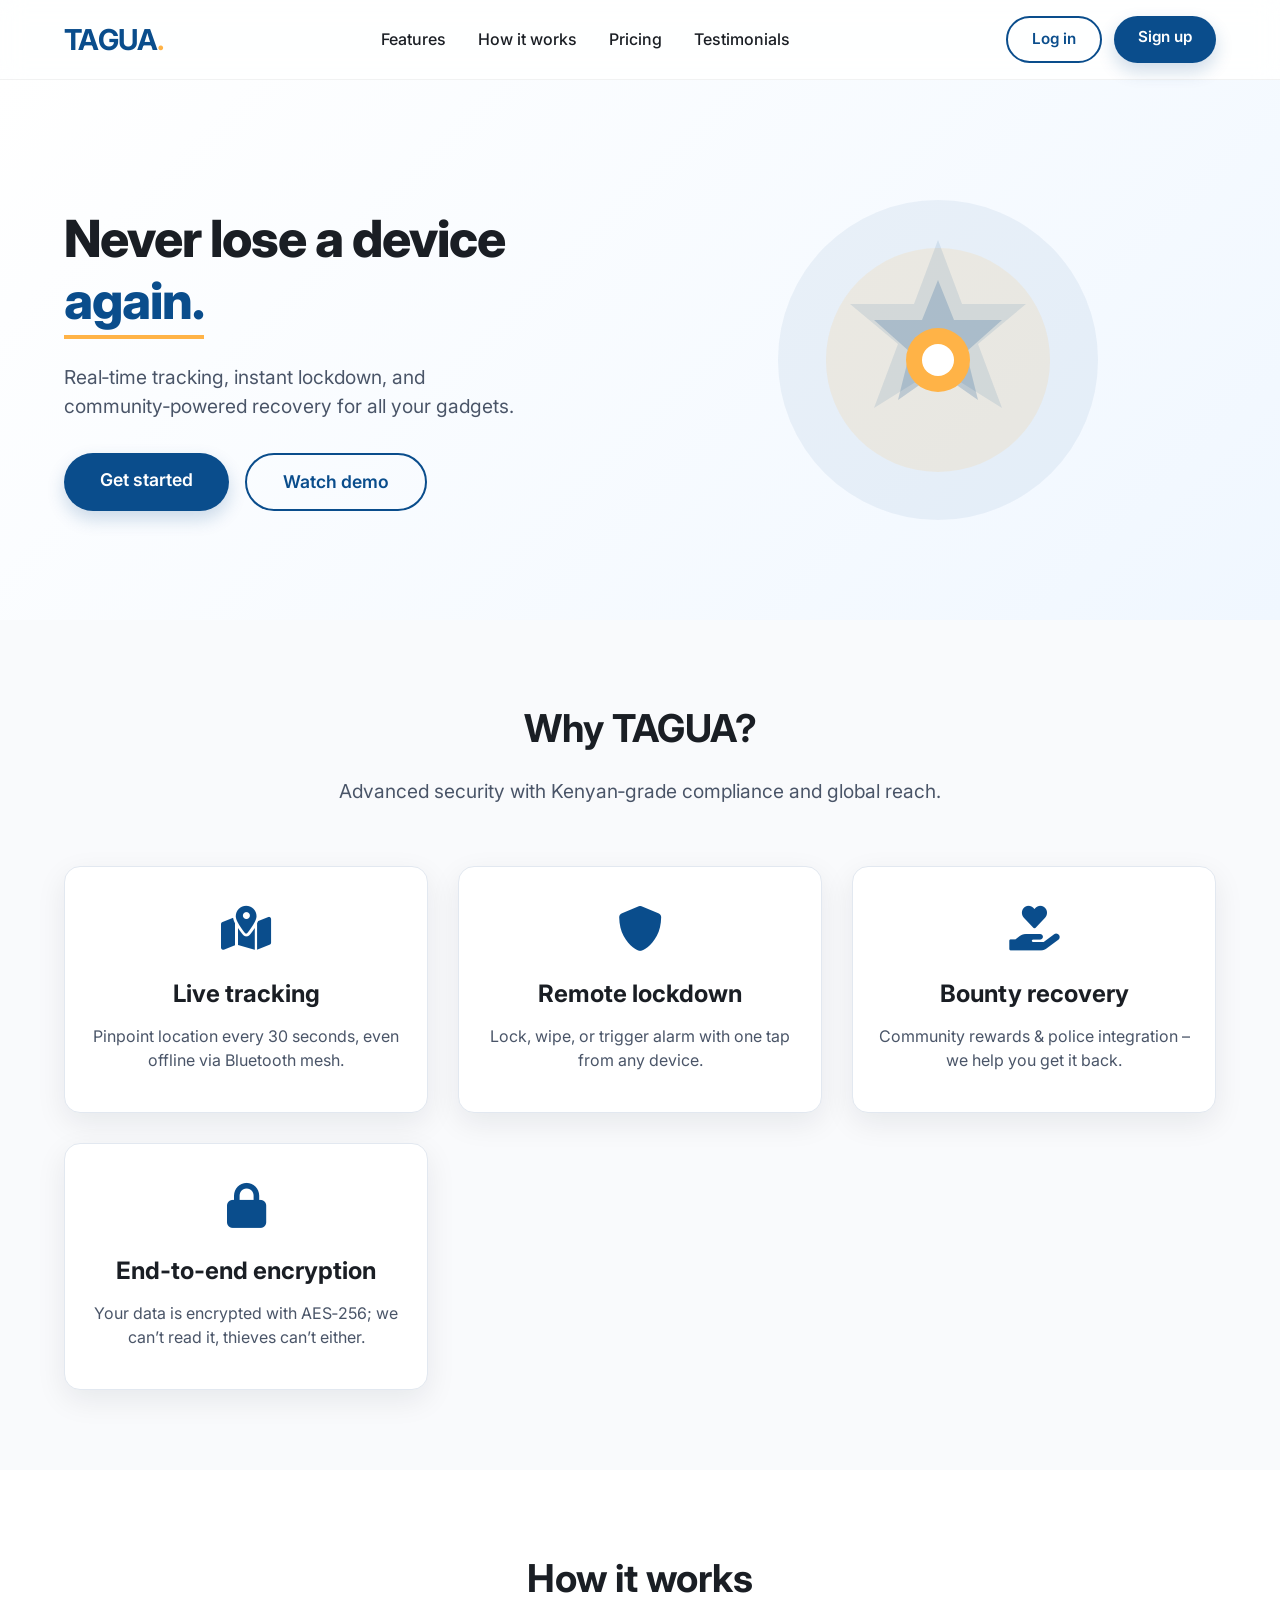
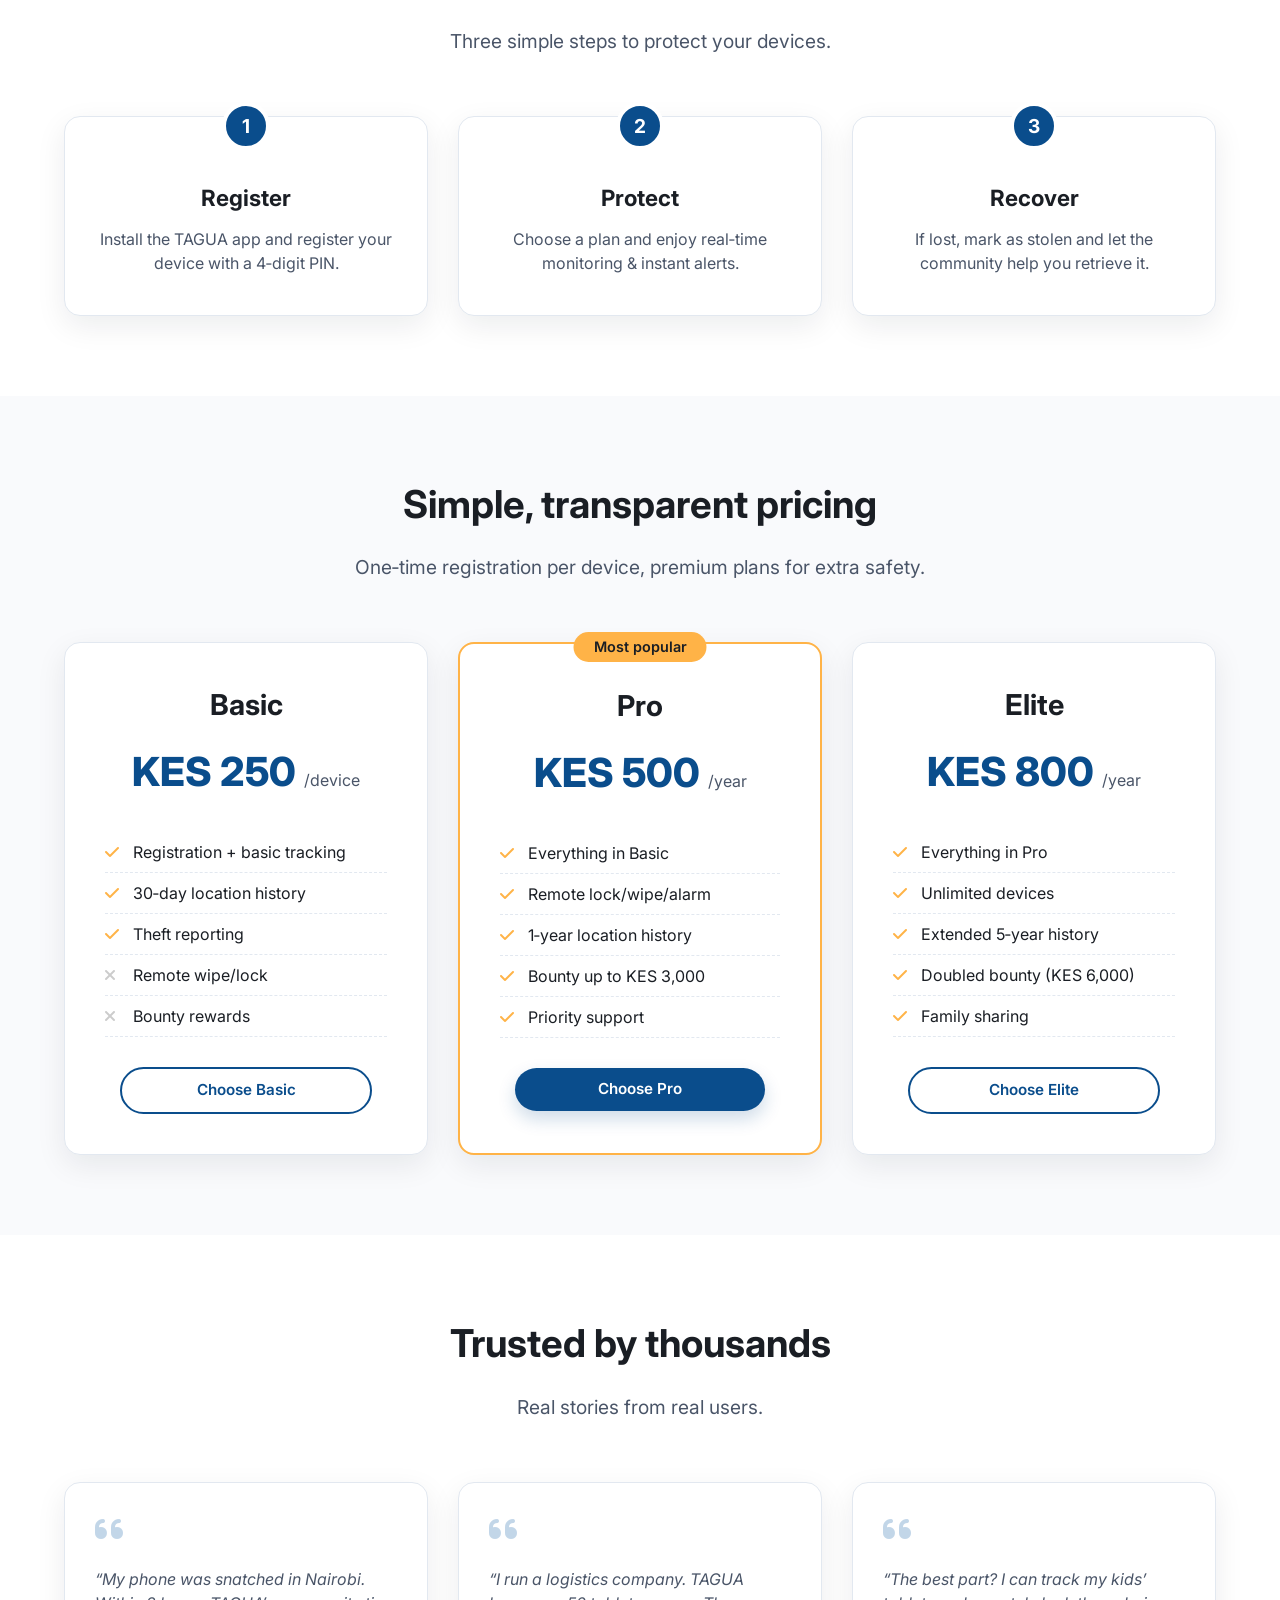
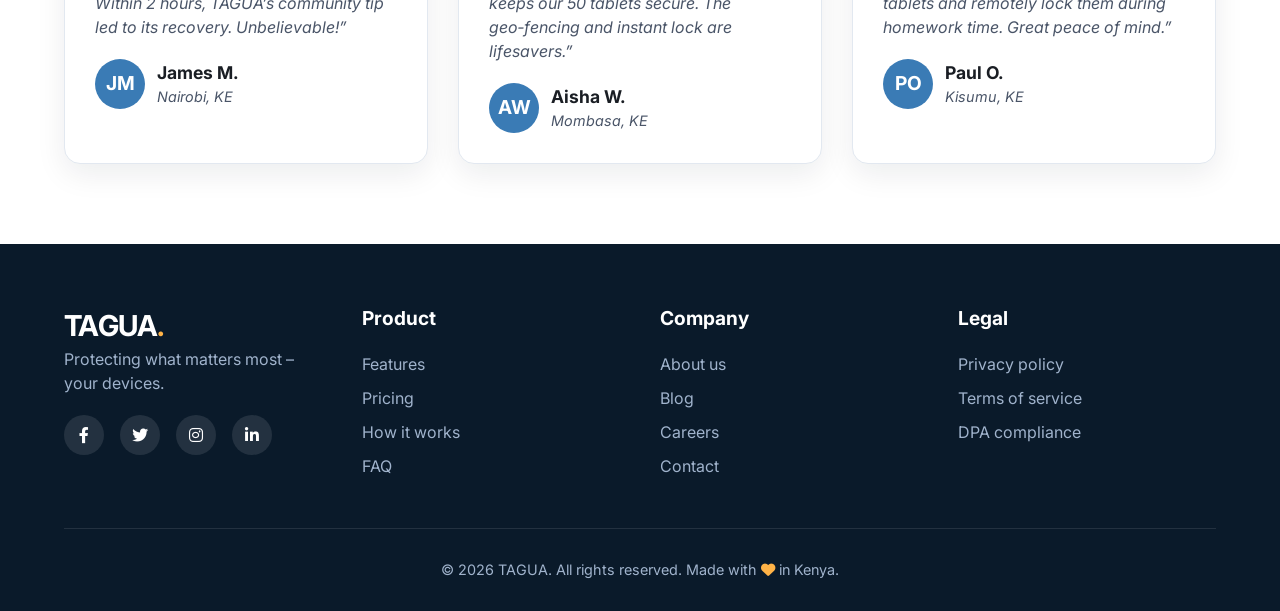
<file: index.html>
<!DOCTYPE html>
<html lang="en">
<head>
    <meta charset="UTF-8">
    <meta name="viewport" content="width=device-width, initial-scale=1.0">
    <title>TAGUA — Device Tracking & Recovery</title>
    <link rel="preconnect" href="https://fonts.googleapis.com">
    <link rel="preconnect" href="https://fonts.gstatic.com" crossorigin>
    <link href="https://fonts.googleapis.com/css2?family=Inter:opsz,wght@14..32,300..700&display=swap" rel="stylesheet">
    <link rel="stylesheet" href="https://cdnjs.cloudflare.com/ajax/libs/font-awesome/6.0.0-beta3/css/all.min.css">
    <link rel="stylesheet" href="css/style.css">
</head>
<body>
    <header>
        <nav class="navbar">
            <div class="container nav-container">
                <a href="index.html" class="logo">TAGUA<span>.</span></a>
                <div class="menu-toggle" id="menu-toggle"><i class="fas fa-bars"></i></div>
                <div class="nav-links" id="nav-links">
                    <a href="#features">Features</a>
                    <a href="#how">How it works</a>
                    <a href="#pricing">Pricing</a>
                    <a href="#testimonials">Testimonials</a>
                </div>
                <div class="nav-cta" id="nav-cta">
                    <a href="#" data-action="login" class="btn btn-outline">Log in</a>
                    <a href="#" data-action="get-started" class="btn btn-primary">Sign up</a>
                </div>
            </div>
        </nav>
    </header>

    <main>
        <!-- Hero Section -->
        <section class="hero">
            <div class="container hero-grid">
                <div class="hero-content fade-up">
                    <h1>Never lose a device <span>again.</span></h1>
                    <p>Real‑time tracking, instant lockdown, and community‑powered recovery for all your gadgets.</p>
                    <div class="hero-cta">
                        <a href="#" data-action="get-started" class="btn btn-primary btn-large">Get started</a>
                        <a href="#" class="btn btn-outline btn-large">Watch demo</a>
                    </div>
                </div>
                <div class="hero-image fade-up" style="animation-delay: 0.2s;"></div>
            </div>
        </section>

        <!-- Features Section -->
        <section id="features" class="section">
            <div class="container">
                <h2 class="section-title fade-up">Why TAGUA?</h2>
                <p class="section-subtitle fade-up">Advanced security with Kenyan‑grade compliance and global reach.</p>
                <div class="features-grid">
                    <div class="feature-card fade-up">
                        <i class="fas fa-map-marked-alt feature-icon"></i>
                        <h3>Live tracking</h3>
                        <p>Pinpoint location every 30 seconds, even offline via Bluetooth mesh.</p>
                    </div>
                    <div class="feature-card fade-up" style="animation-delay: 0.1s;">
                        <i class="fas fa-shield-alt feature-icon"></i>
                        <h3>Remote lockdown</h3>
                        <p>Lock, wipe, or trigger alarm with one tap from any device.</p>
                    </div>
                    <div class="feature-card fade-up" style="animation-delay: 0.2s;">
                        <i class="fas fa-hand-holding-heart feature-icon"></i>
                        <h3>Bounty recovery</h3>
                        <p>Community rewards & police integration – we help you get it back.</p>
                    </div>
                    <div class="feature-card fade-up" style="animation-delay: 0.3s;">
                        <i class="fas fa-lock feature-icon"></i>
                        <h3>End‑to‑end encryption</h3>
                        <p>Your data is encrypted with AES‑256; we can’t read it, thieves can’t either.</p>
                    </div>
                </div>
            </div>
        </section>

        <!-- How It Works -->
        <section id="how" class="section" style="background: var(--bg-white);">
            <div class="container">
                <h2 class="section-title fade-up">How it works</h2>
                <p class="section-subtitle fade-up">Three simple steps to protect your devices.</p>
                <div class="steps">
                    <div class="step-item fade-up">
                        <h3>Register</h3>
                        <p>Install the TAGUA app and register your device with a 4‑digit PIN.</p>
                    </div>
                    <div class="step-item fade-up" style="animation-delay: 0.1s;">
                        <h3>Protect</h3>
                        <p>Choose a plan and enjoy real‑time monitoring & instant alerts.</p>
                    </div>
                    <div class="step-item fade-up" style="animation-delay: 0.2s;">
                        <h3>Recover</h3>
                        <p>If lost, mark as stolen and let the community help you retrieve it.</p>
                    </div>
                </div>
            </div>
        </section>

        <!-- Pricing -->
        <section id="pricing" class="section">
            <div class="container">
                <h2 class="section-title fade-up">Simple, transparent pricing</h2>
                <p class="section-subtitle fade-up">One‑time registration per device, premium plans for extra safety.</p>
                <div class="pricing-grid">
                    <div class="pricing-card fade-up">
                        <h3>Basic</h3>
                        <div class="price">KES 250 <small>/device</small></div>
                        <ul class="pricing-features">
                            <li><i class="fas fa-check"></i> Registration + basic tracking</li>
                            <li><i class="fas fa-check"></i> 30‑day location history</li>
                            <li><i class="fas fa-check"></i> Theft reporting</li>
                            <li><i class="fas fa-times" style="color:#ccc;"></i> Remote wipe/lock</li>
                            <li><i class="fas fa-times" style="color:#ccc;"></i> Bounty rewards</li>
                        </ul>
                        <a href="#" data-action="get-started" class="btn btn-outline">Choose Basic</a>
                    </div>
                    <div class="pricing-card popular fade-up" style="animation-delay: 0.1s;">
                        <span class="popular-tag">Most popular</span>
                        <h3>Pro</h3>
                        <div class="price">KES 500 <small>/year</small></div>
                        <ul class="pricing-features">
                            <li><i class="fas fa-check"></i> Everything in Basic</li>
                            <li><i class="fas fa-check"></i> Remote lock/wipe/alarm</li>
                            <li><i class="fas fa-check"></i> 1‑year location history</li>
                            <li><i class="fas fa-check"></i> Bounty up to KES 3,000</li>
                            <li><i class="fas fa-check"></i> Priority support</li>
                        </ul>
                        <a href="#" data-action="get-started" class="btn btn-primary">Choose Pro</a>
                    </div>
                    <div class="pricing-card fade-up" style="animation-delay: 0.2s;">
                        <h3>Elite</h3>
                        <div class="price">KES 800 <small>/year</small></div>
                        <ul class="pricing-features">
                            <li><i class="fas fa-check"></i> Everything in Pro</li>
                            <li><i class="fas fa-check"></i> Unlimited devices</li>
                            <li><i class="fas fa-check"></i> Extended 5‑year history</li>
                            <li><i class="fas fa-check"></i> Doubled bounty (KES 6,000)</li>
                            <li><i class="fas fa-check"></i> Family sharing</li>
                        </ul>
                        <a href="#" data-action="get-started" class="btn btn-outline">Choose Elite</a>
                    </div>
                </div>
            </div>
        </section>

        <!-- Testimonials -->
        <section id="testimonials" class="section" style="background: var(--bg-white);">
            <div class="container">
                <h2 class="section-title fade-up">Trusted by thousands</h2>
                <p class="section-subtitle fade-up">Real stories from real users.</p>
                <div class="testimonials-grid">
                    <div class="testimonial fade-up">
                        <i class="fas fa-quote-left" style="color: var(--primary-light); opacity:0.3; font-size:2rem;"></i>
                        <p>“My phone was snatched in Nairobi. Within 2 hours, TAGUA’s community tip led to its recovery. Unbelievable!”</p>
                        <div class="testimonial-author">
                            <div class="author-img">JM</div>
                            <div class="author-info">
                                <h4>James M.</h4>
                                <p>Nairobi, KE</p>
                            </div>
                        </div>
                    </div>
                    <div class="testimonial fade-up" style="animation-delay: 0.1s;">
                        <i class="fas fa-quote-left" style="color: var(--primary-light); opacity:0.3; font-size:2rem;"></i>
                        <p>“I run a logistics company. TAGUA keeps our 50 tablets secure. The geo‑fencing and instant lock are lifesavers.”</p>
                        <div class="testimonial-author">
                            <div class="author-img">AW</div>
                            <div class="author-info">
                                <h4>Aisha W.</h4>
                                <p>Mombasa, KE</p>
                            </div>
                        </div>
                    </div>
                    <div class="testimonial fade-up" style="animation-delay: 0.2s;">
                        <i class="fas fa-quote-left" style="color: var(--primary-light); opacity:0.3; font-size:2rem;"></i>
                        <p>“The best part? I can track my kids’ tablets and remotely lock them during homework time. Great peace of mind.”</p>
                        <div class="testimonial-author">
                            <div class="author-img">PO</div>
                            <div class="author-info">
                                <h4>Paul O.</h4>
                                <p>Kisumu, KE</p>
                            </div>
                        </div>
                    </div>
                </div>
            </div>
        </section>
    </main>

    <!-- Footer -->
    <footer>
        <div class="container">
            <div class="footer-grid">
                <div class="footer-col">
                    <a href="index.html" class="logo">TAGUA<span style="color: var(--secondary);">.</span></a>
                    <p>Protecting what matters most – your devices.</p>
                    <div class="social-icons">
                        <a href="#"><i class="fab fa-facebook-f"></i></a>
                        <a href="#"><i class="fab fa-twitter"></i></a>
                        <a href="#"><i class="fab fa-instagram"></i></a>
                        <a href="#"><i class="fab fa-linkedin-in"></i></a>
                    </div>
                </div>
                <div class="footer-col">
                    <h4>Product</h4>
                    <ul>
                        <li><a href="#features">Features</a></li>
                        <li><a href="#pricing">Pricing</a></li>
                        <li><a href="#how">How it works</a></li>
                        <li><a href="#">FAQ</a></li>
                    </ul>
                </div>
                <div class="footer-col">
                    <h4>Company</h4>
                    <ul>
                        <li><a href="#">About us</a></li>
                        <li><a href="#">Blog</a></li>
                        <li><a href="#">Careers</a></li>
                        <li><a href="#">Contact</a></li>
                    </ul>
                </div>
                <div class="footer-col">
                    <h4>Legal</h4>
                    <ul>
                        <li><a href="#">Privacy policy</a></li>
                        <li><a href="#">Terms of service</a></li>
                        <li><a href="#">DPA compliance</a></li>
                    </ul>
                </div>
            </div>
            <div class="copyright">
                &copy; 2026 TAGUA. All rights reserved. Made with <i class="fas fa-heart" style="color: var(--secondary);"></i> in Kenya.
            </div>
        </div>
    </footer>

    <script src="js/script.js"></script>
</body>
</html>
</file>
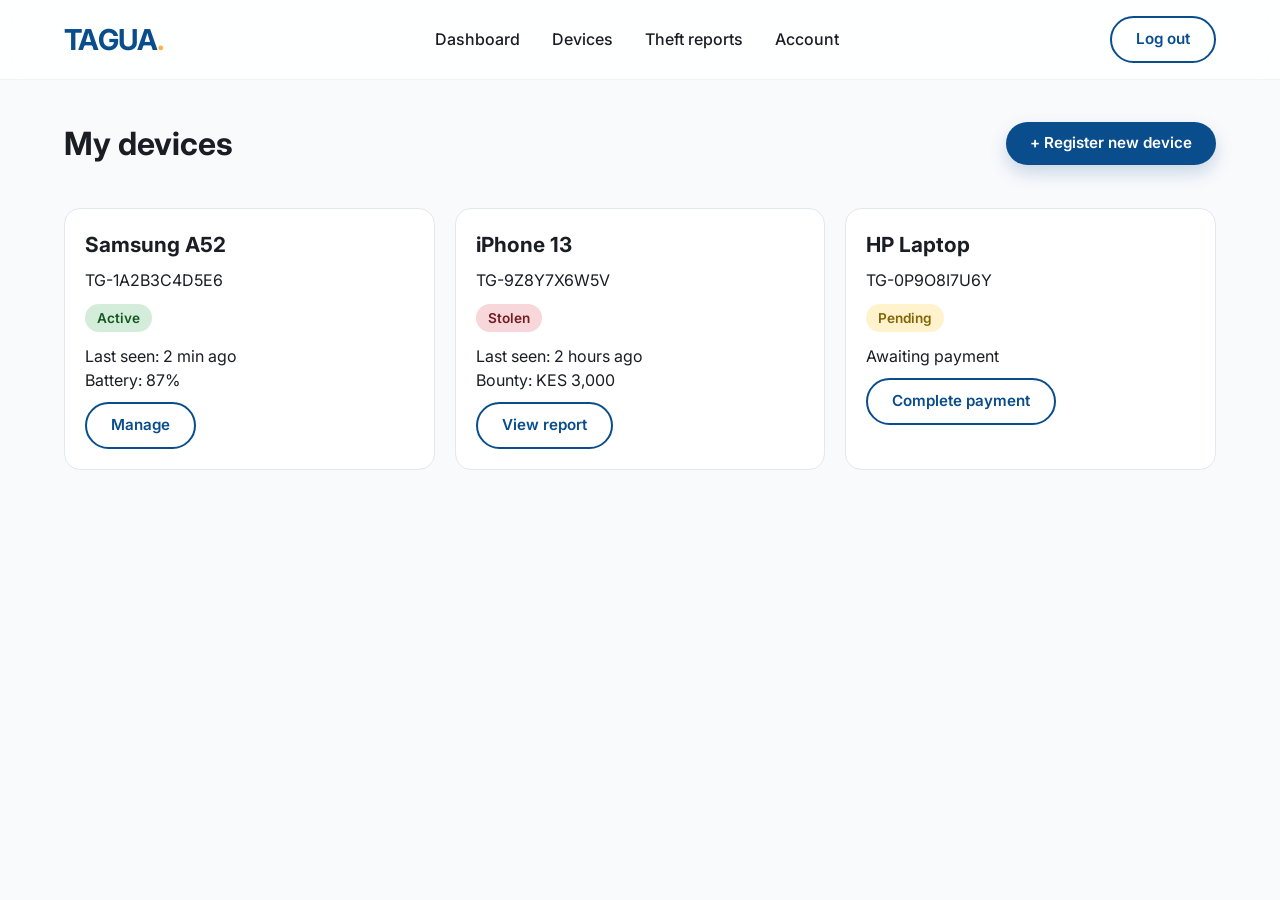
<file: dashboard.html>
<!DOCTYPE html>
<html lang="en">
<head>
    <meta charset="UTF-8">
    <meta name="viewport" content="width=device-width, initial-scale=1.0">
    <title>TAGUA – Dashboard</title>
    <link rel="preconnect" href="https://fonts.googleapis.com">
    <link rel="preconnect" href="https://fonts.gstatic.com" crossorigin>
    <link href="https://fonts.googleapis.com/css2?family=Inter:opsz,wght@14..32,300..700&display=swap" rel="stylesheet">
    <link rel="stylesheet" href="https://cdnjs.cloudflare.com/ajax/libs/font-awesome/6.0.0-beta3/css/all.min.css">
    <link rel="stylesheet" href="css/style.css">
</head>
<body>
    <header>
        <nav class="navbar">
            <div class="container nav-container">
                <a href="index.html" class="logo">TAGUA<span>.</span></a>
                <div class="menu-toggle" id="menu-toggle"><i class="fas fa-bars"></i></div>
                <div class="nav-links" id="nav-links">
                    <a href="#">Dashboard</a>
                    <a href="#">Devices</a>
                    <a href="#">Theft reports</a>
                    <a href="#">Account</a>
                </div>
                <div class="nav-cta" id="nav-cta">
                    <a href="#" id="logoutBtn" class="btn btn-outline">Log out</a>
                </div>
            </div>
        </nav>
    </header>

    <main>
        <div class="container" style="margin-top: 40px;">
            <div class="dashboard-header">
                <h1>My devices</h1>
                <a href="#" class="btn btn-primary">+ Register new device</a>
            </div>
            <div class="device-grid">
                <div class="device-card">
                    <h3>Samsung A52</h3>
                    <p>TG-1A2B3C4D5E6</p>
                    <span class="device-status status-active">Active</span>
                    <p>Last seen: 2 min ago</p>
                    <p>Battery: 87%</p>
                    <a href="#" class="btn btn-outline" style="margin-top:10px;">Manage</a>
                </div>
                <div class="device-card">
                    <h3>iPhone 13</h3>
                    <p>TG-9Z8Y7X6W5V</p>
                    <span class="device-status status-stolen">Stolen</span>
                    <p>Last seen: 2 hours ago</p>
                    <p>Bounty: KES 3,000</p>
                    <a href="#" class="btn btn-outline" style="margin-top:10px;">View report</a>
                </div>
                <div class="device-card">
                    <h3>HP Laptop</h3>
                    <p>TG-0P9O8I7U6Y</p>
                    <span class="device-status status-pending">Pending</span>
                    <p>Awaiting payment</p>
                    <a href="#" class="btn btn-outline" style="margin-top:10px;">Complete payment</a>
                </div>
            </div>
        </div>
    </main>

    <script src="js/script.js"></script>
</body>
</html>
</file>
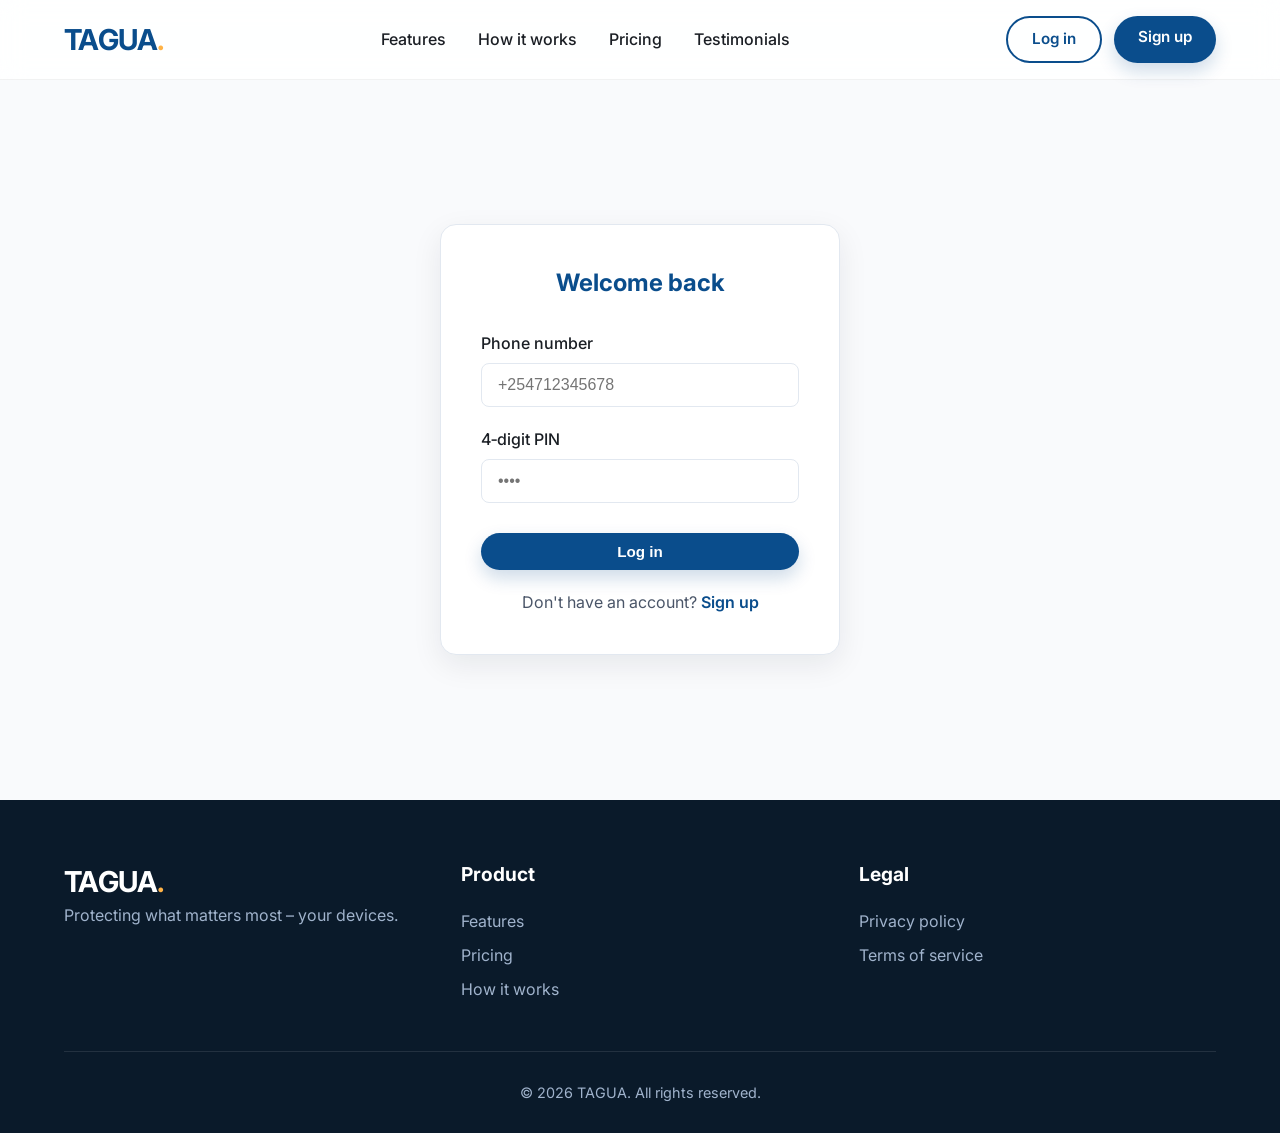
<file: login.html>
<!DOCTYPE html>
<html lang="en">
<head>
    <meta charset="UTF-8">
    <meta name="viewport" content="width=device-width, initial-scale=1.0">
    <title>TAGUA – Log in</title>
    <link rel="preconnect" href="https://fonts.googleapis.com">
    <link rel="preconnect" href="https://fonts.gstatic.com" crossorigin>
    <link href="https://fonts.googleapis.com/css2?family=Inter:opsz,wght@14..32,300..700&display=swap" rel="stylesheet">
    <link rel="stylesheet" href="https://cdnjs.cloudflare.com/ajax/libs/font-awesome/6.0.0-beta3/css/all.min.css">
    <link rel="stylesheet" href="css/style.css">
</head>
<body>
    <header>
        <nav class="navbar">
            <div class="container nav-container">
                <a href="index.html" class="logo">TAGUA<span>.</span></a>
                <div class="menu-toggle" id="menu-toggle"><i class="fas fa-bars"></i></div>
                <div class="nav-links" id="nav-links">
                    <a href="index.html#features">Features</a>
                    <a href="index.html#how">How it works</a>
                    <a href="index.html#pricing">Pricing</a>
                    <a href="index.html#testimonials">Testimonials</a>
                </div>
                <div class="nav-cta" id="nav-cta">
                    <a href="login.html" class="btn btn-outline">Log in</a>
                    <a href="signup.html" class="btn btn-primary">Sign up</a>
                </div>
            </div>
        </nav>
    </header>

    <main>
        <div class="auth-container">
            <div class="auth-card">
                <h2>Welcome back</h2>
                <form id="loginForm">
                    <div class="form-group">
                        <label for="phone">Phone number</label>
                        <input type="tel" id="phone" name="phone" placeholder="+254712345678" required>
                    </div>
                    <div class="form-group">
                        <label for="pin">4‑digit PIN</label>
                        <input type="password" id="pin" name="pin" placeholder="••••" maxlength="4" pattern="\d{4}" required>
                    </div>
                    <button type="submit" class="btn btn-primary">Log in</button>
                </form>
                <p class="auth-footer">
                    Don't have an account? <a href="signup.html">Sign up</a>
                </p>
            </div>
        </div>
    </main>

    <footer>
        <div class="container">
            <div class="footer-grid">
                <div class="footer-col">
                    <a href="index.html" class="logo">TAGUA<span style="color: var(--secondary);">.</span></a>
                    <p>Protecting what matters most – your devices.</p>
                </div>
                <div class="footer-col">
                    <h4>Product</h4>
                    <ul>
                        <li><a href="index.html#features">Features</a></li>
                        <li><a href="index.html#pricing">Pricing</a></li>
                        <li><a href="index.html#how">How it works</a></li>
                    </ul>
                </div>
                <div class="footer-col">
                    <h4>Legal</h4>
                    <ul>
                        <li><a href="#">Privacy policy</a></li>
                        <li><a href="#">Terms of service</a></li>
                    </ul>
                </div>
            </div>
            <div class="copyright">
                &copy; 2026 TAGUA. All rights reserved.
            </div>
        </div>
    </footer>

    <script src="js/script.js"></script>
</body>
</html>
</file>
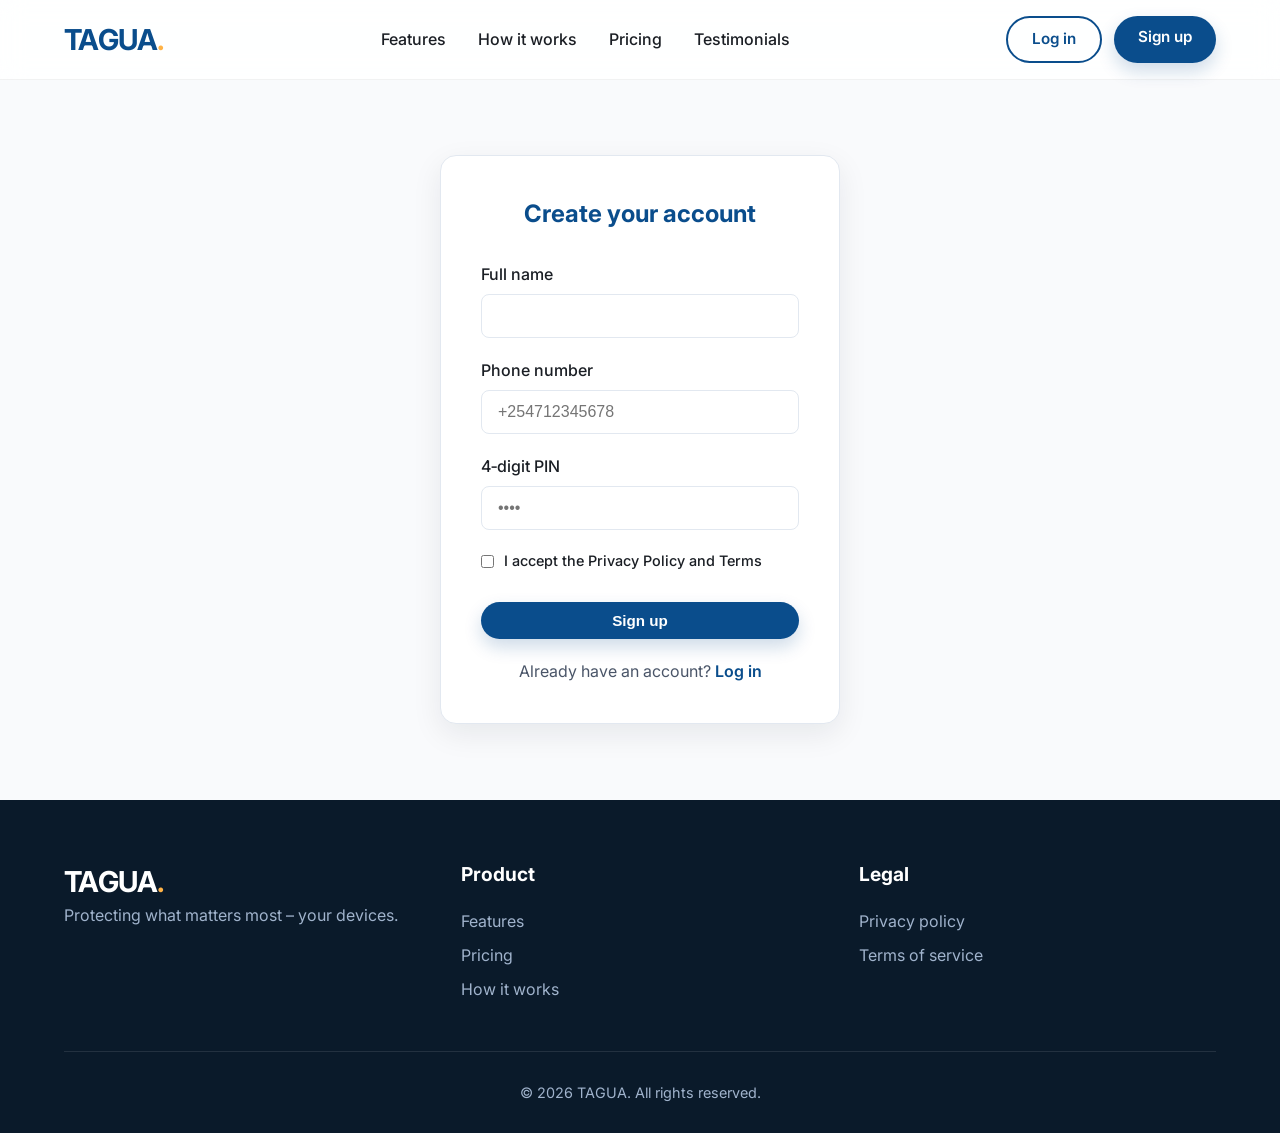
<file: signup.html>
<!DOCTYPE html>
<html lang="en">
<head>
    <meta charset="UTF-8">
    <meta name="viewport" content="width=device-width, initial-scale=1.0">
    <title>TAGUA – Sign up</title>
    <link rel="preconnect" href="https://fonts.googleapis.com">
    <link rel="preconnect" href="https://fonts.gstatic.com" crossorigin>
    <link href="https://fonts.googleapis.com/css2?family=Inter:opsz,wght@14..32,300..700&display=swap" rel="stylesheet">
    <link rel="stylesheet" href="https://cdnjs.cloudflare.com/ajax/libs/font-awesome/6.0.0-beta3/css/all.min.css">
    <link rel="stylesheet" href="css/style.css">
</head>
<body>
    <header>
        <nav class="navbar">
            <div class="container nav-container">
                <a href="index.html" class="logo">TAGUA<span>.</span></a>
                <div class="menu-toggle" id="menu-toggle"><i class="fas fa-bars"></i></div>
                <div class="nav-links" id="nav-links">
                    <a href="index.html#features">Features</a>
                    <a href="index.html#how">How it works</a>
                    <a href="index.html#pricing">Pricing</a>
                    <a href="index.html#testimonials">Testimonials</a>
                </div>
                <div class="nav-cta" id="nav-cta">
                    <a href="login.html" class="btn btn-outline">Log in</a>
                    <a href="signup.html" class="btn btn-primary">Sign up</a>
                </div>
            </div>
        </nav>
    </header>

    <main>
        <div class="auth-container">
            <div class="auth-card">
                <h2>Create your account</h2>
                <form id="signupForm">
                    <div class="form-group">
                        <label for="fullName">Full name</label>
                        <input type="text" id="fullName" name="fullName" required>
                    </div>
                    <div class="form-group">
                        <label for="phone">Phone number</label>
                        <input type="tel" id="phone" name="phone" placeholder="+254712345678" required>
                    </div>
                    <div class="form-group">
                        <label for="pin">4‑digit PIN</label>
                        <input type="password" id="pin" name="pin" placeholder="••••" maxlength="4" pattern="\d{4}" required>
                    </div>
                    <div class="form-group" style="display: flex; align-items: center; gap: 10px;">
                        <input type="checkbox" id="consent" name="consent" required style="width: auto;">
                        <label for="consent" style="margin:0; font-size:0.9rem;">I accept the <a href="#">Privacy Policy</a> and <a href="#">Terms</a></label>
                    </div>
                    <button type="submit" class="btn btn-primary">Sign up</button>
                </form>
                <p class="auth-footer">
                    Already have an account? <a href="login.html">Log in</a>
                </p>
            </div>
        </div>
    </main>

    <footer>
        <div class="container">
            <div class="footer-grid">
                <div class="footer-col">
                    <a href="index.html" class="logo">TAGUA<span style="color: var(--secondary);">.</span></a>
                    <p>Protecting what matters most – your devices.</p>
                </div>
                <div class="footer-col">
                    <h4>Product</h4>
                    <ul>
                        <li><a href="index.html#features">Features</a></li>
                        <li><a href="index.html#pricing">Pricing</a></li>
                        <li><a href="index.html#how">How it works</a></li>
                    </ul>
                </div>
                <div class="footer-col">
                    <h4>Legal</h4>
                    <ul>
                        <li><a href="#">Privacy policy</a></li>
                        <li><a href="#">Terms of service</a></li>
                    </ul>
                </div>
            </div>
            <div class="copyright">
                &copy; 2026 TAGUA. All rights reserved.
            </div>
        </div>
    </footer>

    <script src="js/script.js"></script>
</body>
</html>
</file>
<file: css/style.css>
/* ===== CSS Variables ===== */
:root {
    --primary: #0a4d8c;
    --primary-dark: #073b6b;
    --primary-light: #3a7bb5;
    --secondary: #ffb347;
    --text-dark: #1a1e24;
    --text-muted: #4a5568;
    --bg-light: #f9fafc;
    --bg-white: #ffffff;
    --border: #e2e8f0;
    --shadow: 0 10px 30px rgba(0, 20, 40, 0.08);
    --radius: 16px;
    --transition: all 0.3s ease;
}

/* ===== Reset & Base ===== */
* {
    margin: 0;
    padding: 0;
    box-sizing: border-box;
}

body {
    font-family: "Inter", sans-serif;
    color: var(--text-dark);
    background: var(--bg-light);
    line-height: 1.5;
    scroll-behavior: smooth;
}

a {
    text-decoration: none;
    color: inherit;
}

.container {
    max-width: 1200px;
    margin: 0 auto;
    padding: 0 24px;
}

/* ===== Buttons ===== */
.btn {
    padding: 10px 24px;
    border-radius: 40px;
    font-weight: 600;
    transition: var(--transition);
    cursor: pointer;
    border: none;
    font-size: 0.95rem;
    display: inline-block;
    text-align: center;
}
.btn-outline {
    background: transparent;
    border: 2px solid var(--primary);
    color: var(--primary);
}
.btn-outline:hover {
    background: var(--primary);
    color: white;
}
.btn-primary {
    background: var(--primary);
    color: white;
    box-shadow: 0 8px 18px rgba(10,77,140,0.2);
}
.btn-primary:hover {
    background: var(--primary-dark);
    transform: translateY(-2px);
    box-shadow: 0 12px 24px rgba(10,77,140,0.3);
}
.btn-large {
    padding: 14px 36px;
    font-size: 1.1rem;
}

/* ===== Navbar ===== */
.navbar {
    position: sticky;
    top: 0;
    background: rgba(255,255,255,0.85);
    backdrop-filter: blur(12px);
    -webkit-backdrop-filter: blur(12px);
    border-bottom: 1px solid rgba(0,0,0,0.05);
    z-index: 50;
    padding: 16px 0;
}
.nav-container {
    display: flex;
    align-items: center;
    justify-content: space-between;
}
.logo {
    font-weight: 700;
    font-size: 1.8rem;
    letter-spacing: -0.02em;
    color: var(--primary);
}
.logo span {
    color: var(--secondary);
}
.nav-links {
    display: flex;
    gap: 2rem;
    font-weight: 500;
}
.nav-links a {
    position: relative;
}
.nav-links a::after {
    content: '';
    position: absolute;
    bottom: -4px;
    left: 0;
    width: 0;
    height: 2px;
    background: var(--primary);
    transition: width 0.3s;
}
.nav-links a:hover::after {
    width: 100%;
}
.nav-cta {
    display: flex;
    gap: 12px;
}
.menu-toggle {
    display: none;
    font-size: 1.8rem;
    cursor: pointer;
    color: var(--primary);
}

/* ===== Hero ===== */
.hero {
    padding: 80px 0 60px;
    background: linear-gradient(135deg, #ffffff 0%, #f0f7ff 100%);
    overflow: hidden;
}
.hero-grid {
    display: grid;
    grid-template-columns: 1fr 1fr;
    gap: 40px;
    align-items: center;
}
.hero-content h1 {
    font-size: 3.2rem;
    font-weight: 800;
    line-height: 1.2;
    letter-spacing: -0.02em;
    margin-bottom: 24px;
}
.hero-content h1 span {
    color: var(--primary);
    border-bottom: 4px solid var(--secondary);
    display: inline-block;
    padding-bottom: 4px;
}
.hero-content p {
    font-size: 1.2rem;
    color: var(--text-muted);
    margin-bottom: 32px;
    max-width: 500px;
}
.hero-cta {
    display: flex;
    gap: 16px;
    flex-wrap: wrap;
}
.hero-image {
    background: url('data:image/svg+xml;utf8,<svg xmlns="http://www.w3.org/2000/svg" viewBox="0 0 500 500"><circle cx="250" cy="250" r="200" fill="%230a4d8c10"/><circle cx="250" cy="250" r="140" fill="%23ffb34720"/><path d="M250 100 L280 180 L360 180 L300 230 L330 310 L250 260 L170 310 L200 230 L140 180 L220 180 Z" fill="%230a4d8c" opacity="0.1"/><path d="M250 150 L270 200 L330 200 L285 240 L300 300 L250 265 L200 300 L215 240 L170 200 L230 200 Z" fill="%230a4d8c" opacity="0.2"/><circle cx="250" cy="250" r="40" fill="%23ffb347"/><circle cx="250" cy="250" r="20" fill="%23ffffff"/></svg>') no-repeat center;
    background-size: contain;
    height: 400px;
    width: 100%;
    animation: float 6s ease-in-out infinite;
}
@keyframes float {
    0% { transform: translateY(0px); }
    50% { transform: translateY(-20px); }
    100% { transform: translateY(0px); }
}

/* ===== Sections ===== */
.section {
    padding: 80px 0;
}
.section-title {
    text-align: center;
    font-size: 2.4rem;
    font-weight: 700;
    margin-bottom: 20px;
}
.section-subtitle {
    text-align: center;
    color: var(--text-muted);
    font-size: 1.2rem;
    max-width: 700px;
    margin: 0 auto 60px;
}

/* ===== Features ===== */
.features-grid {
    display: grid;
    grid-template-columns: repeat(auto-fit, minmax(280px, 1fr));
    gap: 30px;
}
.feature-card {
    background: white;
    padding: 40px 24px;
    border-radius: var(--radius);
    box-shadow: var(--shadow);
    transition: var(--transition);
    text-align: center;
    border: 1px solid var(--border);
}
.feature-card:hover {
    transform: translateY(-8px);
    box-shadow: 0 20px 40px rgba(0,0,0,0.1);
}
.feature-icon {
    font-size: 2.8rem;
    color: var(--primary);
    margin-bottom: 24px;
}
.feature-card h3 {
    font-size: 1.5rem;
    margin-bottom: 12px;
}
.feature-card p {
    color: var(--text-muted);
}

/* ===== Steps ===== */
.steps {
    display: flex;
    justify-content: center;
    gap: 30px;
    flex-wrap: wrap;
    counter-reset: step;
}
.step-item {
    flex: 1 1 250px;
    background: white;
    border-radius: var(--radius);
    padding: 40px 24px;
    box-shadow: var(--shadow);
    position: relative;
    text-align: center;
    border: 1px solid var(--border);
    counter-increment: step;
}
.step-item::before {
    content: counter(step);
    position: absolute;
    top: -15px;
    left: 50%;
    transform: translateX(-50%);
    background: var(--primary);
    color: white;
    width: 40px;
    height: 40px;
    border-radius: 50%;
    display: flex;
    align-items: center;
    justify-content: center;
    font-weight: 700;
    font-size: 1.2rem;
    border: 4px solid white;
}
.step-item h3 {
    font-size: 1.4rem;
    margin: 24px 0 12px;
}
.step-item p {
    color: var(--text-muted);
}

/* ===== Pricing ===== */
.pricing-grid {
    display: grid;
    grid-template-columns: repeat(auto-fit, minmax(280px, 1fr));
    gap: 30px;
    margin-top: 40px;
}
.pricing-card {
    background: white;
    border-radius: var(--radius);
    padding: 40px 24px;
    box-shadow: var(--shadow);
    text-align: center;
    border: 1px solid var(--border);
    transition: var(--transition);
}
.pricing-card:hover {
    transform: scale(1.02);
}
.pricing-card.popular {
    border: 2px solid var(--secondary);
    position: relative;
}
.popular-tag {
    position: absolute;
    top: -12px;
    left: 50%;
    transform: translateX(-50%);
    background: var(--secondary);
    color: var(--text-dark);
    font-weight: 600;
    padding: 4px 20px;
    border-radius: 40px;
    font-size: 0.9rem;
}
.pricing-card h3 {
    font-size: 1.8rem;
    margin-bottom: 16px;
}
.price {
    font-size: 2.5rem;
    font-weight: 800;
    color: var(--primary);
    margin-bottom: 8px;
}
.price small {
    font-size: 1rem;
    font-weight: 400;
    color: var(--text-muted);
}
.pricing-features {
    list-style: none;
    margin: 30px 0;
    text-align: left;
    padding: 0 16px;
}
.pricing-features li {
    padding: 8px 0;
    border-bottom: 1px dashed var(--border);
    display: flex;
    align-items: center;
    gap: 8px;
}
.pricing-features i {
    color: var(--secondary);
    width: 20px;
}
.pricing-card .btn {
    width: 80%;
}

/* ===== Testimonials ===== */
.testimonials-grid {
    display: grid;
    grid-template-columns: repeat(auto-fit, minmax(300px, 1fr));
    gap: 30px;
}
.testimonial {
    background: white;
    border-radius: var(--radius);
    padding: 30px;
    box-shadow: var(--shadow);
    border: 1px solid var(--border);
}
.testimonial p {
    font-style: italic;
    color: var(--text-muted);
    margin: 20px 0;
    font-size: 1rem;
}
.testimonial-author {
    display: flex;
    align-items: center;
    gap: 12px;
}
.author-img {
    width: 50px;
    height: 50px;
    border-radius: 50%;
    background: var(--primary-light);
    color: white;
    display: flex;
    align-items: center;
    justify-content: center;
    font-weight: 700;
    font-size: 1.2rem;
}
.author-info h4 {
    font-size: 1.1rem;
}
.author-info p {
    margin: 0;
    font-size: 0.9rem;
    color: var(--text-muted);
}

/* ===== Forms (Login/Signup) ===== */
.auth-container {
    min-height: 80vh;
    display: flex;
    align-items: center;
    justify-content: center;
    padding: 40px 0;
}
.auth-card {
    background: white;
    border-radius: var(--radius);
    box-shadow: var(--shadow);
    padding: 40px;
    width: 100%;
    max-width: 400px;
    border: 1px solid var(--border);
}
.auth-card h2 {
    text-align: center;
    margin-bottom: 30px;
    color: var(--primary);
}
.form-group {
    margin-bottom: 20px;
}
.form-group label {
    display: block;
    margin-bottom: 8px;
    font-weight: 500;
}
.form-group input {
    width: 100%;
    padding: 12px 16px;
    border: 1px solid var(--border);
    border-radius: 8px;
    font-size: 1rem;
    transition: var(--transition);
}
.form-group input:focus {
    outline: none;
    border-color: var(--primary);
    box-shadow: 0 0 0 3px rgba(10,77,140,0.1);
}
.auth-card .btn {
    width: 100%;
    margin-top: 10px;
}
.auth-footer {
    text-align: center;
    margin-top: 20px;
    color: var(--text-muted);
}
.auth-footer a {
    color: var(--primary);
    font-weight: 600;
}

/* ===== Dashboard ===== */
.dashboard-header {
    display: flex;
    justify-content: space-between;
    align-items: center;
    margin-bottom: 40px;
}
.device-grid {
    display: grid;
    grid-template-columns: repeat(auto-fill, minmax(280px, 1fr));
    gap: 20px;
}
.device-card {
    background: white;
    border-radius: var(--radius);
    padding: 20px;
    border: 1px solid var(--border);
    transition: var(--transition);
}
.device-card:hover {
    box-shadow: var(--shadow);
}
.device-card h3 {
    font-size: 1.3rem;
    margin-bottom: 8px;
}
.device-status {
    display: inline-block;
    padding: 4px 12px;
    border-radius: 40px;
    font-size: 0.85rem;
    font-weight: 600;
    margin: 12px 0;
}
.status-active {
    background: #d4edda;
    color: #155724;
}
.status-stolen {
    background: #f8d7da;
    color: #721c24;
}
.status-pending {
    background: #fff3cd;
    color: #856404;
}

/* ===== Toast Notifications ===== */
.toast {
    position: fixed;
    bottom: 30px;
    right: 30px;
    background: var(--primary);
    color: white;
    padding: 16px 24px;
    border-radius: 8px;
    box-shadow: 0 10px 30px rgba(0,0,0,0.2);
    transform: translateY(100px);
    opacity: 0;
    transition: all 0.3s ease;
    z-index: 1000;
}
.toast.show {
    transform: translateY(0);
    opacity: 1;
}

/* ===== Footer ===== */
footer {
    background: #0a1a2a;
    color: white;
    padding: 60px 0 30px;
}
.footer-grid {
    display: grid;
    grid-template-columns: repeat(auto-fit, minmax(200px, 1fr));
    gap: 40px;
    margin-bottom: 40px;
}
.footer-col .logo {
    color: white;
    margin-bottom: 16px;
}
.footer-col p {
    color: #a0b3cc;
}
.footer-col h4 {
    margin-bottom: 20px;
    font-size: 1.2rem;
}
.footer-col ul {
    list-style: none;
}
.footer-col ul li {
    margin-bottom: 10px;
}
.footer-col ul li a {
    color: #a0b3cc;
    transition: var(--transition);
}
.footer-col ul li a:hover {
    color: var(--secondary);
    padding-left: 5px;
}
.social-icons {
    display: flex;
    gap: 16px;
    margin-top: 20px;
}
.social-icons a {
    background: rgba(255,255,255,0.1);
    width: 40px;
    height: 40px;
    border-radius: 50%;
    display: flex;
    align-items: center;
    justify-content: center;
    transition: var(--transition);
}
.social-icons a:hover {
    background: var(--secondary);
    color: #0a1a2a;
}
.copyright {
    text-align: center;
    padding-top: 30px;
    border-top: 1px solid rgba(255,255,255,0.1);
    color: #a0b3cc;
    font-size: 0.9rem;
}

/* ===== Animations ===== */
.fade-up {
    opacity: 0;
    transform: translateY(30px);
    transition: opacity 0.8s ease, transform 0.8s ease;
}
.fade-up.visible {
    opacity: 1;
    transform: translateY(0);
}

/* ===== Responsive ===== */
@media (max-width: 900px) {
    .hero-grid {
        grid-template-columns: 1fr;
        text-align: center;
    }
    .hero-content p {
        margin-left: auto;
        margin-right: auto;
    }
    .hero-cta {
        justify-content: center;
    }
    .nav-links, .nav-cta {
        display: none;
    }
    .menu-toggle {
        display: block;
    }
    .nav-container {
        flex-wrap: wrap;
    }
    .nav-links.active, .nav-cta.active {
        display: flex;
        flex-direction: column;
        width: 100%;
        text-align: center;
        padding: 20px 0;
    }
    .nav-cta.active {
        flex-direction: row;
        justify-content: center;
    }
}
</file>
